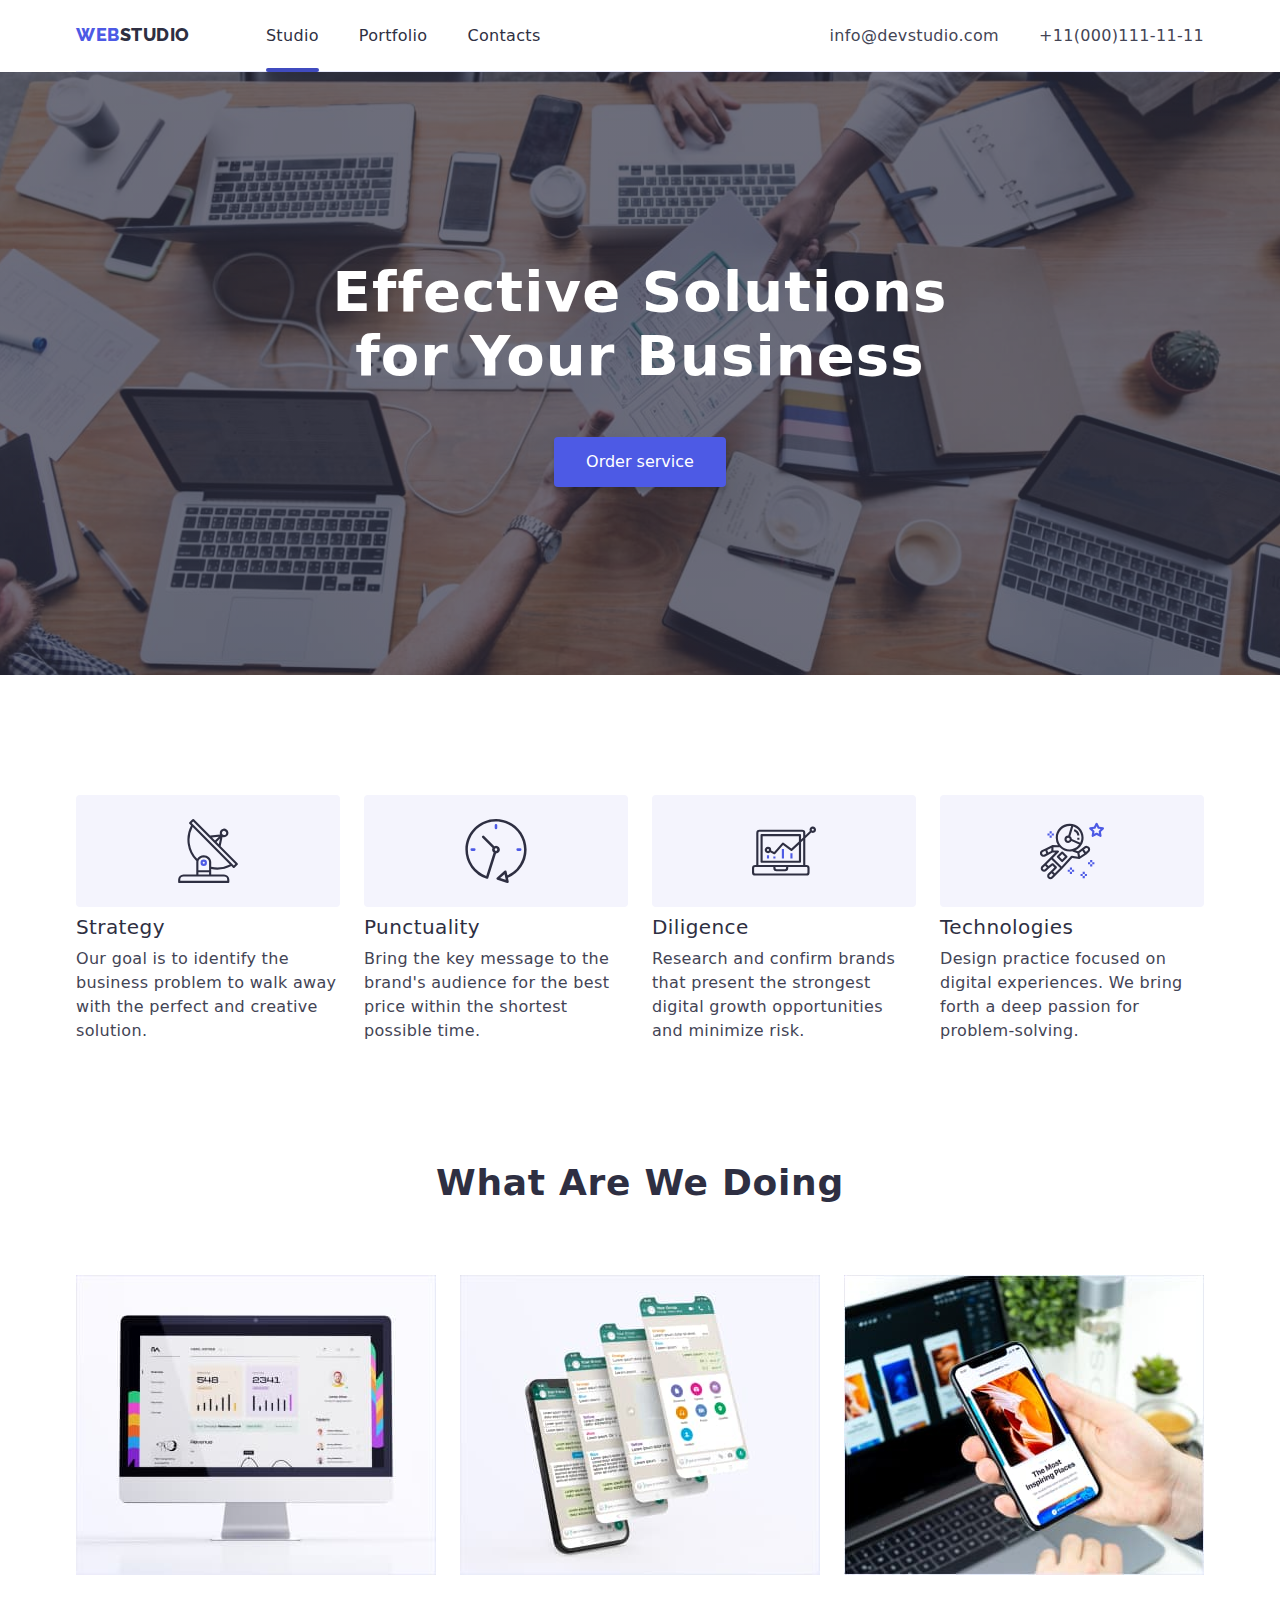
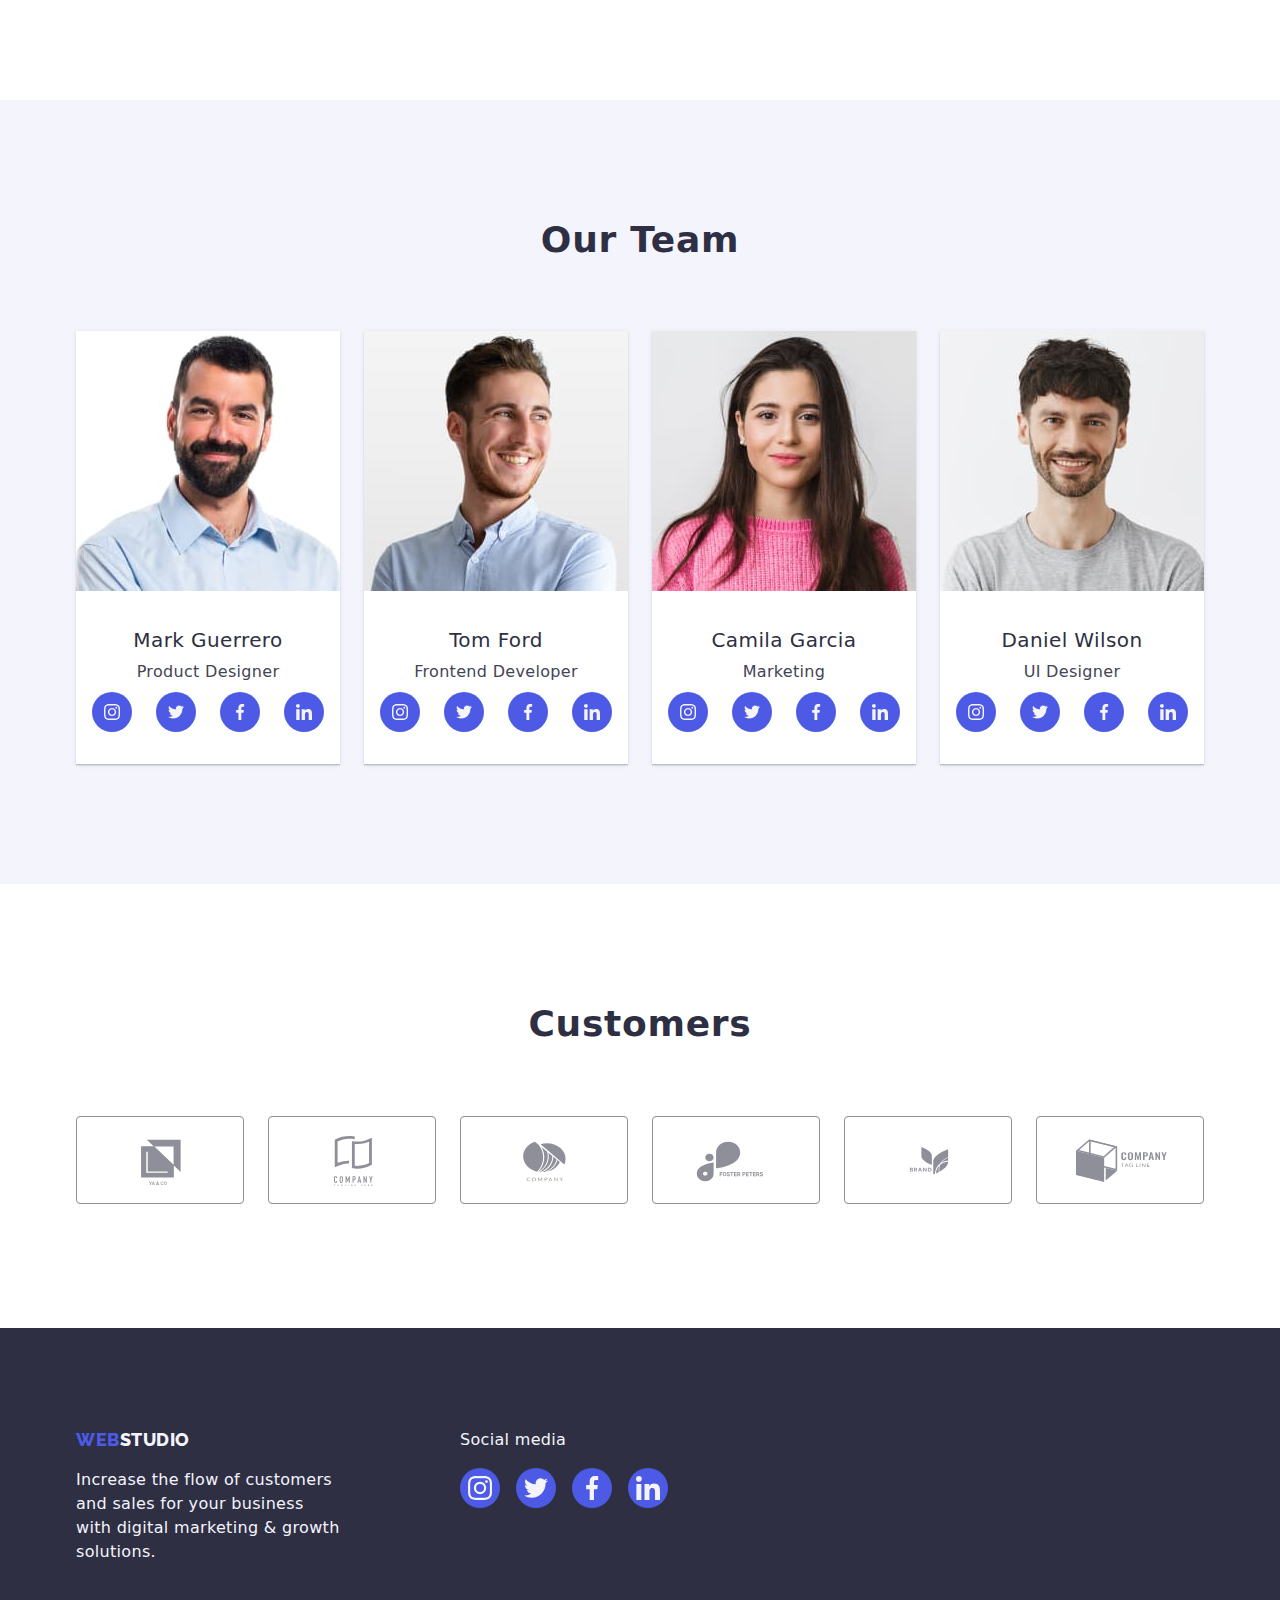
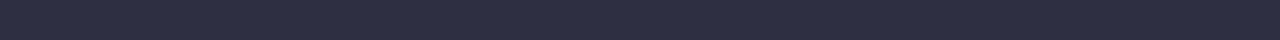
<file: index.html>
<!DOCTYPE html>
<html lang="en">
  <head>
    <meta charset="UTF-8" />
    <meta name="viewport" content="width=device-width, initial-scale=1.0" />
    <title>webstudio</title>
    <link href="css/styles.css" rel="stylesheet" />
    <link rel="preconnect" href="https://fonts.googleapis.com" />
    <link rel="preconnect" href="https://fonts.gstatic.com" crossorigin />
    <link
      href="https://fonts.googleapis.com/css2?family=Raleway:wght@800&family=Roboto:wght@400;500;700;900&display=swap"
      rel="stylesheet"
    />
    <link
      href="
https://cdn.jsdelivr.net/npm/modern-normalize@2.0.0/modern-normalize.min.css
"
      rel="stylesheet"
    />
  </head>
  <body>
    <header>
      <div class="container">
        <div class="menu-wrapper">
          <nav>
            <a href="#" class="logo-style"
              ><span class="logo-web">WEB</span>STUDIO</a
            >
            <menu class="menu-links">
              <li><a href="./index.html" class="links-style tab-active">Studio</a></li>
              <li>
                <a href="./portfolio.html" class="links-style">Portfolio</a>
              </li>
              <li><a href="#" class="links-style">Contacts</a></li>
            </menu>
          </nav>
          <ul class="list-links-contact">
            <li>
              <a href="mailto:info@devstudio.com" class="links-contact"
                >info@devstudio.com</a
              >
            </li>
            <li>
              <a href="tel:+11(000)111-11-11" class="links-contact"
                >+11(000)111-11-11</a
              >
            </li>
          </ul>
        </div>
      </div>
    </header>

    <main>
      <section class="section section-main-heading">
        <div class="container">
          <h1 class="main-heading">
            Effective Solutions <br />
            for Your Business
          </h1>
          <button class="order-service" type="button" data-modal-open>Order service</button>
        </div>
        <div class="modal is-hidden" data-modal>
      <div class="modal-box">
        <button type="button" class="close-button" data-modal-close>
          <svg width="8px" height="8px">
            <use href="./images/icons.svg#icon-close-black-18dp-2-1"></use>
          </svg>
        </button>
      </div>
    </div>
      </section>

      <section class="section-main-pillars section-main-pillars">
        <div class="container">
          <ul class="main-pillars-list">
            <li>
              <div class="pillar-icon-wrapper">
                <svg width="64px" height="64px"> <use href="./images/icons.svg#icon-antenna-1"> </use> </svg>
              </div>
              <h3 class="main-pillars">Strategy</h3>
              <p class="description">
                Our goal is to identify the business problem to walk away with
                the perfect and creative solution.
              </p>
            </li>

            <li>
              <div class="pillar-icon-wrapper">
                <svg width="64px" height="64px"> <use href="./images/icons.svg#icon-clock-1"> </use> </svg>
              </div>
              <h3 class="main-pillars">Punctuality</h3>
              <p class="description">
                Bring the key message to the brand's audience for the best price
                within the shortest possible time.
              </p>
            </li>
            <li>
              <div class="pillar-icon-wrapper">
                <svg width="64px" height="64px"> <use href="./images/icons.svg#icon-diagram-1"> </use> </svg>
              </div>
              <h3 class="main-pillars">Diligence</h3>
              <p class="description">
                Research and confirm brands that present the strongest digital
                growth opportunities and minimize risk.
              </p>
            </li>
            <li>
              <div class="pillar-icon-wrapper">
                <svg width="64px" height="64px"> <use href="./images/icons.svg#icon-astronaut-1"> </use> </svg>
              </div>
              <h3 class="main-pillars">Technologies</h3>
              <p class="description">
                Design practice focused on digital experiences. We bring forth a
                deep passion for problem-solving.
              </p>
            </li>
          </ul>
        </div>
      </section>

      <section class="section section-solutions">
        <div class="container">
          <h2 class="header-two">What are we doing</h2>

          <ul class="solutions-list">
            <li>
              <img
                src="images/screen.jpg"
                alt="Picture of screen"
                width="360"
                height="300"
              />
            </li>
            <li>
              <img
                src="images/phone.jpg"
                alt="Picture of phone"
                width="360"
                height="300"
              />
            </li>
            <li>
              <img
                src="images/laptop-phone.jpg"
                alt="Picture of laptop and phone"
                width="360"
                height="300"
              />
            </li>
          </ul>
        </div>
      </section>

      <section class="section section-team">
        <div class="container">
          <h2 class="header-two">Our team</h2>
          <ul class="team-list">
            <li>
              <figure class="team-style">
                <img
                  src="images/mark-guerrero.jpg"
                  alt="A man with short black hair and beard"
                  width="264"
                  height="260"
                />
                <figcaption class="team-descrip-wrapper">
                  <h4 class="team-names">Mark Guerrero</h4>
                  <p class="team-position">Product Designer</p>
                     <ul class="sm-list-team">
            <li>
              <div class="team-icon-wrapper">
             <a href="#"><svg class="team-icon" width="16px" height="16px"> <use href="./images/icons.svg#icon-instagram-2"> </use> </svg></a>
            </div>
            </li>
            <li> 
              <div class="team-icon-wrapper"><a href="#"><svg class="team-icon" width="16px" height="16px"> <use href="./images/icons.svg#icon-twitter-1"> </use> </svg></a>
              </div>
            </li>
            <li>
              <div class="team-icon-wrapper"><a href="#"><svg class="team-icon" width="16px" height="16px"> <use href="./images/icons.svg#icon-facebook-1"> </use> </svg></a></div></li>
            <li>
              <div class="team-icon-wrapper"><a href="#"><svg class="team-icon" width="16px" height="16px"> <use href="./images/icons.svg#icon-linkedin-1"> </use> </svg></a></div></li>
          </ul>
                </figcaption>
              </figure>
            </li>
            <li>
              <figure class="team-style">
                <img
                  src="images/tom-ford.jpg"
                  alt="A man with brown hair and grin"
                  width="264"
                  height="260"
                />
                <figcaption class="team-descrip-wrapper">
                  <h4 class="team-names">Tom Ford</h4>
                  <p class="team-position">Frontend Developer</p>
                    <ul class="sm-list-team">
            <li>
              <div class="team-icon-wrapper">
             <a href="#"><svg class="team-icon" width="16px" height="16px"> <use href="./images/icons.svg#icon-instagram-2"> </use> </svg></a>
            </div>
            </li>
            <li> 
              <div class="team-icon-wrapper"><a href="#"><svg class="team-icon" width="16px" height="16px"> <use href="./images/icons.svg#icon-twitter-1"> </use> </svg></a>
              </div>
            </li>
            <li>
              <div class="team-icon-wrapper"><a href="#"><svg class="team-icon" width="16px" height="16px"> <use href="./images/icons.svg#icon-facebook-1"> </use> </svg></a></div></li>
            <li>
              <div class="team-icon-wrapper"><a href="#"><svg class="team-icon" width="16px" height="16px"> <use href="./images/icons.svg#icon-linkedin-1"> </use> </svg></a></div></li>
          </ul>
                </figcaption>
              </figure>
            </li>
            <li>
              <figure class="team-style">
                <img
                  src="images/camila-garcia.jpg"
                  alt="A woman with long dark hair and wearing a pink sweater"
                  width="264"
                  height="260"
                />
                <figcaption class="team-descrip-wrapper">
                  <h4 class="team-names">Camila Garcia</h4>
                  <p class="team-position">Marketing</p>
                     <ul class="sm-list-team">
            <li>
              <div class="team-icon-wrapper">
             <a href="#"><svg class="team-icon" width="16px" height="16px"> <use href="./images/icons.svg#icon-instagram-2"> </use> </svg></a>
            </div>
            </li>
            <li> 
              <div class="team-icon-wrapper"><a href="#"><svg class="team-icon" width="16px" height="16px"> <use href="./images/icons.svg#icon-twitter-1"> </use> </svg></a>
              </div>
            </li>
            <li>
              <div class="team-icon-wrapper"><a href="#"><svg class="team-icon" width="16px" height="16px"> <use href="./images/icons.svg#icon-facebook-1"> </use> </svg></a></div></li>
            <li>
              <div class="team-icon-wrapper"><a href="#"><svg class="team-icon" width="16px" height="16px"> <use href="./images/icons.svg#icon-linkedin-1"> </use> </svg></a></div></li>
          </ul>
                </figcaption>
              </figure>
            </li>
            <li>
              <figure class="team-style">
                <img
                  src="images/daniel-wilson.jpg"
                  alt="Smiling man in a gray tshirt"
                  width="264"
                  height="260"
                />
                <figcaption class="team-descrip-wrapper">
                  <h4 class="team-names">Daniel Wilson</h4>
                  <p class="team-position">UI Designer</p>
                  <ul class="sm-list-team">
            <li>
              <div class="team-icon-wrapper">
             <a href="#"><svg class="team-icon" width="16px" height="16px"> <use href="./images/icons.svg#icon-instagram-2"> </use> </svg></a>
            </div>
            </li>
            <li> 
              <div class="team-icon-wrapper"><a href="#"><svg class="team-icon" width="16px" height="16px"> <use href="./images/icons.svg#icon-twitter-1"> </use> </svg></a>
              </div>
            </li>
            <li>
              <div class="team-icon-wrapper"><a href="#"><svg class="team-icon" width="16px" height="16px"> <use href="./images/icons.svg#icon-facebook-1"> </use> </svg></a></div></li>
            <li>
              <div class="team-icon-wrapper"><a href="#"><svg class="team-icon" width="16px" height="16px"> <use href="./images/icons.svg#icon-linkedin-1"> </use> </svg></a></div></li>
          </ul>
                </figcaption>
              </figure>
            </li>
          </ul>
        </div>
      </section>
       <section class="section customers-section">
        <div class="container">
          <h2 class="header-two">Customers</h2>
          <ul class="customers-list">
            <li><a href="#" class="customers-icon-link"><svg class="customers-icon" width="168px" height="88px" ><use href="./images/icons.svg#icon-Logo-1"></use></svg></a></li>
            <li><a href="#" class="customers-icon-link"> <svg class="customers-icon" width="168px" height="88px" > <use href="./images/icons.svg#icon-Logo-2"> </use> </svg></a></li>
            <li><a href="#" class="customers-icon-link"><svg class="customers-icon" width="168px" height="88px" > <use href="./images/icons.svg#icon-Logo-3"> </use> </svg></a></li>
            <li><a href="#" class="customers-icon-link"><svg class="customers-icon" width="168px" height="88px" > <use href="./images/icons.svg#icon-Logo-4"> </use> </svg></a></li>
            <li><a href="#" class="customers-icon-link"><svg class="customers-icon" width="168px" height="88px" > <use href="./images/icons.svg#icon-Logo-5"> </use> </svg></a></li>
           <li><a href="#" class="customers-icon-link"><svg class="customers-icon" width="168px" height="88px" > <use href="./images/icons.svg#icon-Logo-6"> </use> </svg></a></li>
              </ul>
    </main>

    <footer class="footer-style">
      <div class="container footer-wrapper">
        <div class="logo-wrapper-footer">
          <a href="#" class="logo-footer"
            ><span class="logo-web">WEB</span>STUDIO</a
          >
          <p class="footer-text">
            Increase the flow of customers and sales for your business with
            digital marketing & growth solutions.
          </p>
        </div>
        <div class="sm-wrapper">
          <h4 class="sm-text">Social media</h4>
          <ul class="sm-list">
            <li ><div class="footer-sm-wrapper"><a href="#"><svg class="sm-icon" width="40px" height="40px"> <use href="./images/icons.svg#icon-instagram-2-1"> </use> </svg></a></div>
            </li>
            <li ><div class="footer-sm-wrapper"><a href="#"><svg class="sm-icon" width="40px" height="40px"> <use href="./images/icons.svg#icon-twitter-1-1"> </use> </svg></a></div></li>
            <li ><div class="footer-sm-wrapper"><a href="#"><svg class="sm-icon" width="40px" height="40px"> <use href="./images/icons.svg#icon-facebook-1-1"> </use> </svg></a></div></li>
            <li ><div class="footer-sm-wrapper"><a href="#"><svg class="sm-icon" width="40px" height="40px"> <use href="./images/icons.svg#icon-linkedin-1-1"> </use> </svg></a></div></li>
          </ul>
        </div>
      </div>
    </footer>
     <script src="./js/modal.js"></script>
  </body>
</html>
</file>
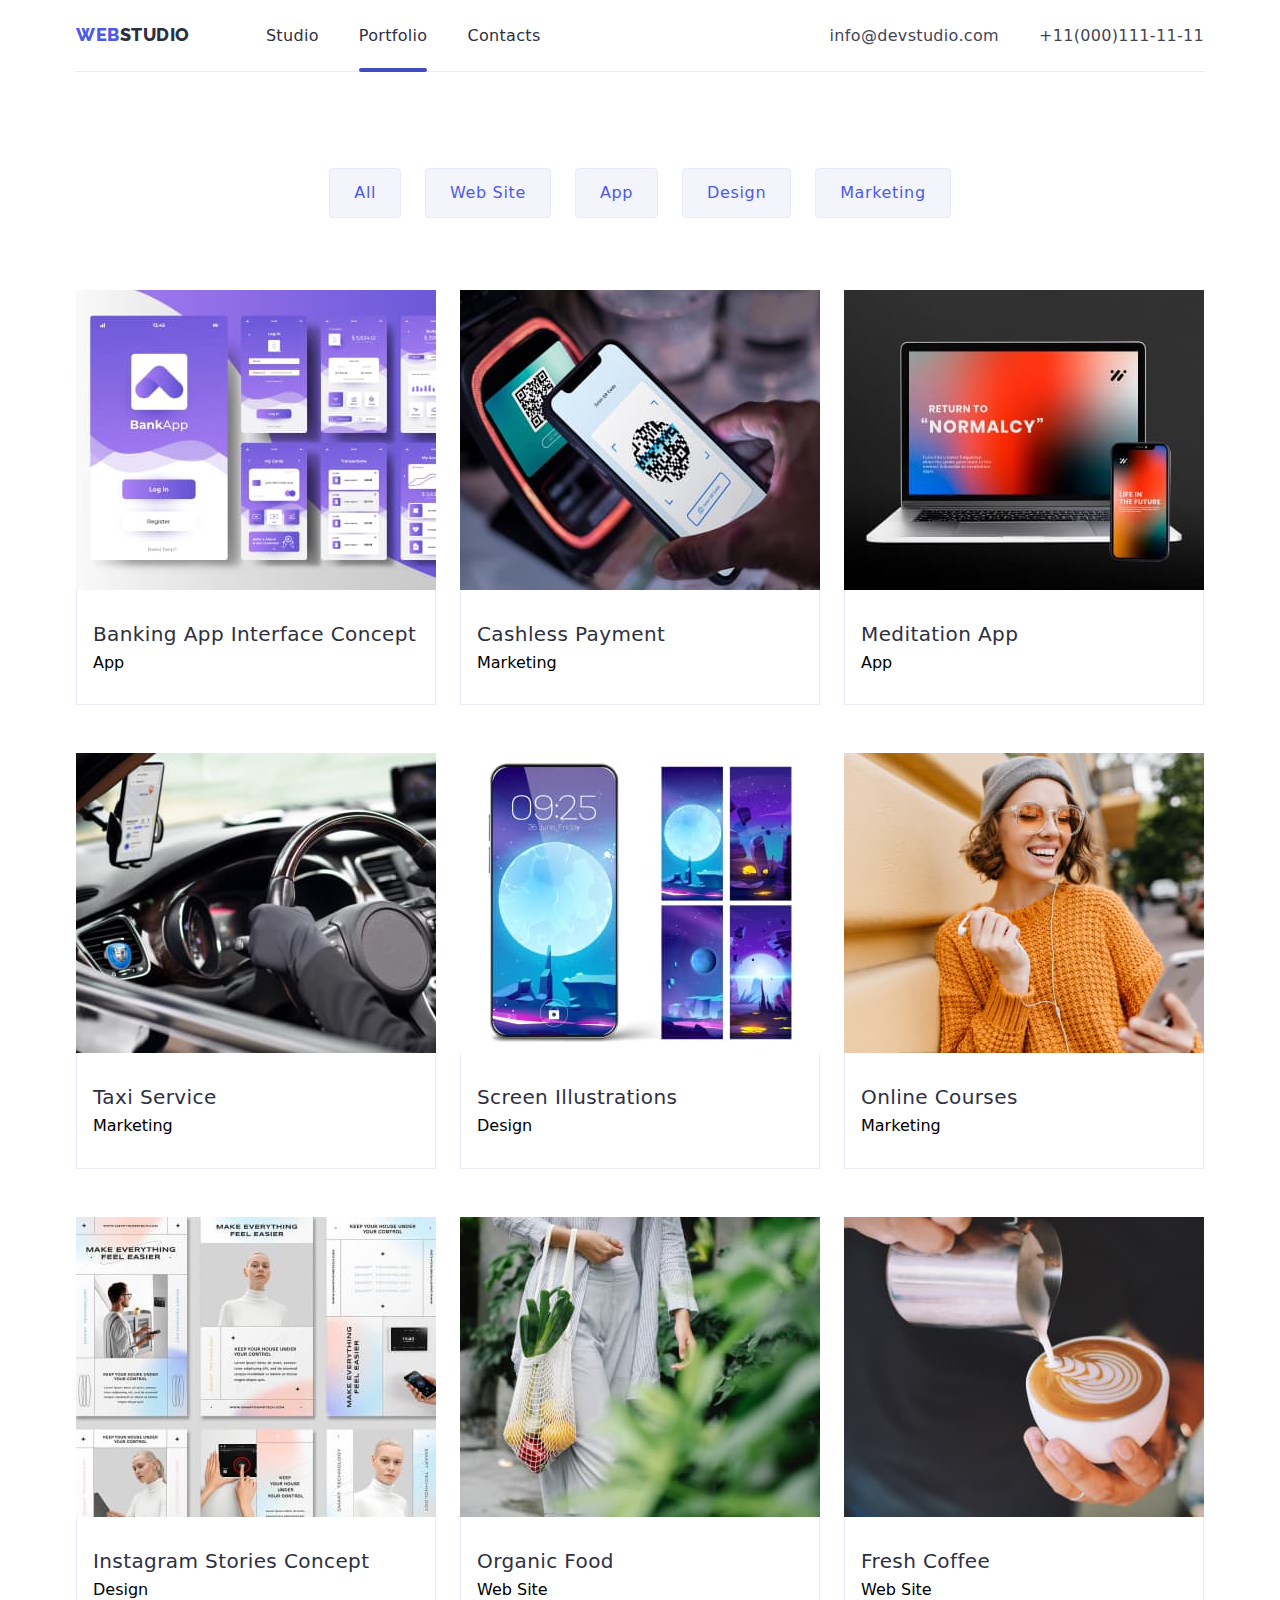
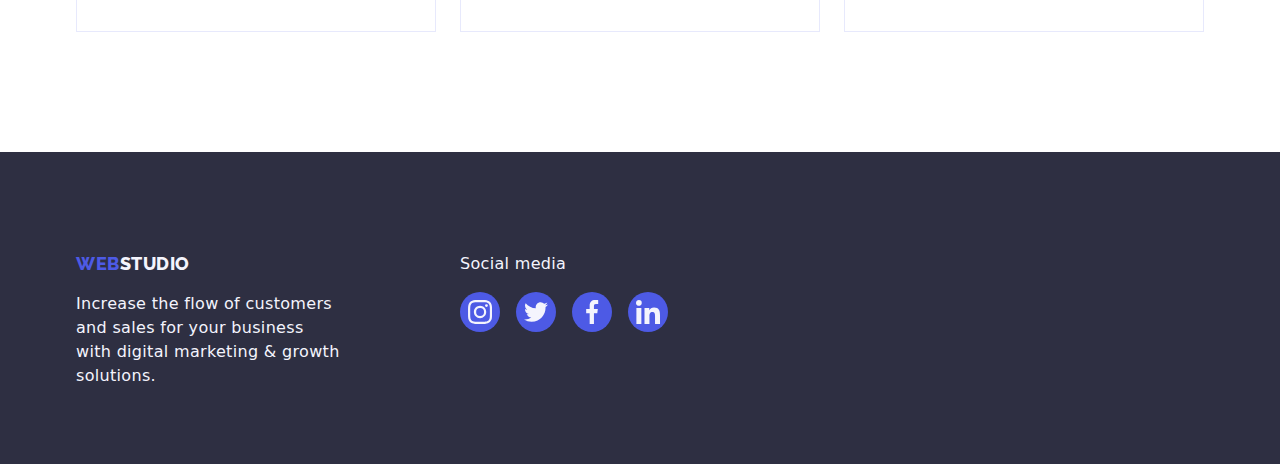
<file: portfolio.html>
<!DOCTYPE html>
<html lang="en">
  <head>
    <meta charset="UTF-8" />
    <meta name="viewport" content="width=device-width, initial-scale=1.0" />
    <title>Portfolio</title>
    <link href="css/styles.css" rel="stylesheet" />
    <link rel="preconnect" href="https://fonts.googleapis.com" />
    <link rel="preconnect" href="https://fonts.gstatic.com" crossorigin />
    <link
      href="https://fonts.googleapis.com/css2?family=Raleway:wght@800&family=Roboto:wght@400;500;700;900&display=swap"
      rel="stylesheet"
    />
    <link
      href="
https://cdn.jsdelivr.net/npm/modern-normalize@2.0.0/modern-normalize.min.css
"
      rel="stylesheet"
    />
  </head>
  <body>
    
    <header>
      <div class="container">
       <div class="menu-wrapper">
      <nav>
        <a href="#" class="logo-style"><span class="logo-web">WEB</span>STUDIO</a>
        <menu class="menu-links">
          <li><a href="./index.html" class="links-style">Studio</a></li>
          <li><a href="./portfolio.html" class="links-style tab-active">Portfolio</a></li>
          <li><a href="#" class="links-style">Contacts</a></li>
        </menu>
      </nav>
      <ul class="list-links-contact">
        <li><a href="mailto:info@devstudio.com" class="links-contact">info@devstudio.com</a></li>
        <li><a href="tel:+11(000)111-11-11" class="links-contact">+11(000)111-11-11</a></li>
      </ul>
      </div>
      </div>
    </header>
    

 
    <main>
      
      <section>
        <div class="container">
        <ul class="filters-list">
          <li><button class="filter-button" type="button">All</button></li>
          <li><button class="filter-button" type="button">Web Site</button></li>
          <li><button class="filter-button" type="button">App</button></li>
          <li><button class="filter-button" type="button">Design</button></li>
          <li>
            <button class="filter-button" type="button">Marketing</button>
          </li>
        </ul>
        </div>
      </section>
      
      <section>
       <div class="container">
        <ul class="projects-list">
          <li>
            <figure class="projects-list-element">
               <div class="project-box">
                <div class="overlay">
                  <div class="overlay-text-wrapper">
                  <p class="overlay-text">14 Stylish and User-Friendly App Design Concepts · Task Manager App · Calorie Tracker App · Exotic Fruit Ecommerce App · Cloud Storage App</p>
                </div>
                </div>
                <img
                src="images/app-interface.jpg"
                alt="screenshots from bank app"
                width="360"
                height="300"
              />
            </div>
              <figcaption class="project-figcaption">
                <p class="project-title">Banking App Interface Concept</p>
                <p class="description-project">App</p>
              </figcaption>
            </figure>
          </li>
          <li>
            <figure class="projects-list-element">
              <div class="project-box"><div class="overlay">
                  <div class="overlay-text-wrapper">
                  <p class="overlay-text">14 Stylish and User-Friendly App Design Concepts · Task Manager App · Calorie Tracker App · Exotic Fruit Ecommerce App · Cloud Storage App</p>
                </div>
                </div>
                <img
                src="images/cashless-payment.jpg"
                alt="cashless payment by phone"
                width="360"
                height="300"
              /></div>
              <figcaption class="project-figcaption">
                <p class="project-title">Cashless Payment</p>
                <p class="description-project">Marketing</p>
              </figcaption>
            </figure>
          </li>
          <li>
            <figure class="projects-list-element">
            <div class="project-box">  <div class="overlay">
                  <div class="overlay-text-wrapper">
                  <p class="overlay-text">14 Stylish and User-Friendly App Design Concepts · Task Manager App · Calorie Tracker App · Exotic Fruit Ecommerce App · Cloud Storage App</p>
                </div>
                </div>
                <img
                src="images/meditation-app.jpg"
                alt="meditation app shown on the phone and laptop"
                width="360"
                height="300"
              /></div>
              <figcaption class="project-figcaption">
                <p class="project-title">Meditation App</p>
                <p class="description-project">App</p>
              </figcaption>
            </figure>
          </li>
          <li>
            <figure class="projects-list-element">
           <div class="project-box">   <div class="overlay">
                  <div class="overlay-text-wrapper">
                  <p class="overlay-text">14 Stylish and User-Friendly App Design Concepts · Task Manager App · Calorie Tracker App · Exotic Fruit Ecommerce App · Cloud Storage App</p>
                </div>
                </div>
              <img
                src="images/taxi-service.jpg"
                alt="phone inside the vehicle"
                width="360"
                height="300"
              />
              </div>
              <figcaption class="project-figcaption">
                <p class="project-title">Taxi Service</p>
                <p class="description-project">Marketing</p>
              </figcaption>
            </figure>
          </li>

          <li>
            <figure class="projects-list-element">
             <div class="project-box"><div class="overlay">
                  <div class="overlay-text-wrapper">
                  <p class="overlay-text">14 Stylish and User-Friendly App Design Concepts · Task Manager App · Calorie Tracker App · Exotic Fruit Ecommerce App · Cloud Storage App</p>
                </div>
                </div>
                 <img
                src="images/screen-illustration.jpg"
                alt="four examples of the screen illustrations for the phone"
                width="360"
                height="300"
              />
              </div>
              <figcaption class="project-figcaption">
                <p class="project-title">Screen Illustrations</p>
                <p class="description-project">Design</p>
              </figcaption>
            </figure>
          </li>
          <li>
            <figure class="projects-list-element">
             <div class="project-box"><div class="overlay">
                  <div class="overlay-text-wrapper">
                  <p class="overlay-text">14 Stylish and User-Friendly App Design Concepts · Task Manager App · Calorie Tracker App · Exotic Fruit Ecommerce App · Cloud Storage App</p>
                </div>
                </div>
                 <img
                src="images/online-courses.jpg"
                alt="girl wearing an orange sweater with sunglasses and earphones"
                width="360"
                height="300"
              />
              </div>
              <figcaption class="project-figcaption">
                <p class="project-title">Online Courses</p>
                <p class="description-project">Marketing</p>
              </figcaption>
            </figure>
          </li>
          <li>
            <figure class="projects-list-element">
              <div class="project-box"><div class="overlay">
                  <div class="overlay-text-wrapper">
                  <p class="overlay-text">14 Stylish and User-Friendly App Design Concepts · Task Manager App · Calorie Tracker App · Exotic Fruit Ecommerce App · Cloud Storage App</p>
                </div>
                </div>
              <img
                src="images/insta-stories.jpg"
                alt="examples of templates for instagram stories"
                width="360"
                height="300"
              />
              </div>
              <figcaption class="project-figcaption">
                <p class="project-title">Instagram Stories Concept</p>
                <p class="description-project">Design</p>
              </figcaption>
            </figure>
          </li>
          <li>
            <figure class="projects-list-element">
             <div class="project-box"><div class="overlay">
                  <div class="overlay-text-wrapper">
                  <p class="overlay-text">14 Stylish and User-Friendly App Design Concepts · Task Manager App · Calorie Tracker App · Exotic Fruit Ecommerce App · Cloud Storage App</p>
                </div>
                </div>
                <img
                src="images/food.jpg"
                alt="a woman carrying a reusable bag with vegetables and fruits"
                width="360"
                height="300"
              />
              </div>
              <figcaption class="project-figcaption">
                <p class="project-title">Organic Food</p>
                <p class="description-project">Web Site</p>
              </figcaption>
            </figure>
          </li>
          <li>
            <figure class="projects-list-element">
             <div class="project-box"><div class="overlay">
                  <div class="overlay-text-wrapper">
                  <p class="overlay-text">14 Stylish and User-Friendly App Design Concepts · Task Manager App · Calorie Tracker App · Exotic Fruit Ecommerce App · Cloud Storage App</p>
                </div>
                </div>
                 <img
                src="images/coffee.jpg"
                alt="a man making a latte art"
                width="360"
                height="300"
              />
              </div>
              <figcaption class="project-figcaption">
                <p class="project-title">Fresh Coffee</p>
                <p class="description-project">Web Site</p>
              </figcaption>
            </figure>
          </li>
        </ul>
        </div>
      </section>
      
    </main>
   

 <footer class="footer-style">
      <div class="container footer-wrapper">
        <div class="logo-wrapper-footer">
          <a href="#" class="logo-footer"
            ><span class="logo-web">WEB</span>STUDIO</a
          >
          <p class="footer-text">
            Increase the flow of customers and sales for your business with
            digital marketing & growth solutions.
          </p>
        </div>
        <div class="sm-wrapper">
          <h4 class="sm-text">Social media</h4>
          <ul class="sm-list">
            <li ><div class="footer-sm-wrapper"><a href="#"><svg class="sm-icon" width="40px" height="40px"> <use href="./images/icons.svg#icon-instagram-2-1"> </use> </svg></a></div>
            </li>
            <li ><div class="footer-sm-wrapper"><a href="#"><svg class="sm-icon" width="40px" height="40px"> <use href="./images/icons.svg#icon-twitter-1-1"> </use> </svg></a></div></li>
            <li ><div class="footer-sm-wrapper"><a href="#"><svg class="sm-icon" width="40px" height="40px"> <use href="./images/icons.svg#icon-facebook-1-1"> </use> </svg></a></div></li>
            <li ><div class="footer-sm-wrapper"><a href="#"><svg class="sm-icon" width="40px" height="40px"> <use href="./images/icons.svg#icon-linkedin-1-1"> </use> </svg></a></div></li>
          </ul>
        </div>
      </div>
    </footer>

  </body>
</html>
</file>
<file: css/styles.css>
body {
    font-family: var(--font-text);
}
:root {
    --background-color-heading: rgba(46, 47, 66, 1);
    --background-color-footer: rgba(46, 47, 66, 1);
    --background-color-header: rgba(255, 255, 255, 1);
    --background-color-ourteam: rgba(244, 244, 253, 1);
    --border-color: rgba(231, 233, 252, 1);
    --font-text: 'Roboto', sans-serif;
    --font-logo: 'Raleway', serif;
    --color-logo: rgba(77, 90, 229, 1);
    --color-headings: rgba(46, 47, 66, 1);
    --color-text: rgba(67, 68, 85, 1);
    --color-h1: rgba(255, 255, 255, 1);
    --color-footer: rgba(244, 244, 253, 1);
    --color-overlay-text: rgba(244, 244, 253, 1);
    --background-color-overlay : rgba(77, 90, 229, 1);
    --transition-time: 250ms;
    --timing-function: cubic-bezier(0.4, 0, 0.2, 1);
    --active-color: rgba(64, 75, 191, 1);
}

* {
    margin: 0;
    padding: 0;
    box-sizing: border-box;
}

.section {
    padding-top: 120px;
    padding-bottom: 120px;

}

.container {
    max-width: 1158px;
    margin: 0 auto;
    padding: 0 15px;
}


 /*Style dla headera*/

.menu-wrapper {
    min-height: 72px;
}

.logo-style {
    font-family: var(--font-logo);
    font-size: 18px;
    font-style: normal;
    font-weight: 800;
    line-height: 1.16;
    letter-spacing: 0.54px;
    text-transform: uppercase;
    text-decoration: none;
    color:var(--color-headings);
    }

.logo-web{
    color: var(--color-logo);
}
.menu-links{
    list-style-type: none; 
}
.menu-links .links-style {
        font-size: 16px;
        font-weight: 500;
        line-height: 1.5;
        letter-spacing: 0.32px;
        color: var(--color-headings);
        text-decoration: none;
        transition-property: color;
        transition-duration: 250ms;
        transition-timing-function: cubic-bezier(0.4, 0, 0.2, 1);
        
    }

.menu-links .links-style:hover, .menu-links .links-style:focus {
    color: var(--active-color);

}
.menu-links .links-style:active {
    color: var(--active-color);
}
.tab-active {
    position: relative;
    display: flex;
    color: var(--active-color);
}

.tab-active::after {
    content: "";
    position: absolute;
    background: var(--active-color);
    width: 100%;
    height: 4px;
    top: 44px;
    border-radius: 2px;
}
.list-links-contact{
        list-style-type: none;
}
.links-contact {
        font-size: 16px;
        line-height: 1.5;
        letter-spacing: 0.32px;
        text-decoration: none;
        color: var(--color-text);
        transition-property: color;
        transition-duration: 250ms;
        transition-timing-function: cubic-bezier(0.4, 0, 0.2, 1);
        }
.list-links-contact .links-contact:hover,.list-links-contact .links-contact:focus {
    color: var(--active-color);
}
.list-links-contact .links-contact:active {
    color: var(--active-color);
}

 .menu-wrapper {
     display: flex;
     justify-content: space-between;
     border-bottom: 1px solid rgba(231, 233, 252, 1);
     align-items: center;
 }

 .menu-wrapper>nav {
     display: flex;
     gap: 76px;
     align-items: center;

 }

 .menu-wrapper>nav>menu {
     display: flex;
     gap: 40px
 }

 .menu-wrapper>ul {
     display: flex;
     gap: 40px;
 }

 .menu-wrapper>menu>ul {
     gap: 332px;

 }


/*Style dla zakładki studio*/

.main-heading {
        font-size: 56px;
        font-weight: 700;
        line-height: 10,7 ;
        letter-spacing: 1.12px;
        text-align: center;  
        margin-top: 0px;
        margin-bottom: 0px;
        padding-top: 68px;
        padding-bottom: 48px;
        display: flex;
        justify-content: center;
        align-items: center;
        
}


.section-main-heading {
    color: var(--color-h1);
    background-color: var(--background-color-heading);
    padding-bottom: 188px;
    display: flex;
    justify-content: center;
    align-items: center;
    background-image: linear-gradient(rgba(46, 47, 66, 0.7), rgba(46, 47, 66, 0.7)),
        url(../images/people-office.jpg);
    background-position: center;
    background-size: cover;
    max-width: 1440px;
    margin-inline-end: auto;
    margin-inline-start: auto;
    
    

}

.order-service {
    background-color:rgba(77, 90, 229, 1);
    color: rgba(255, 255, 255, 1);
    border-radius: 4px;
    box-shadow: 0px 4px 4px 0px rgba(0, 0, 0, 0.15);
    cursor: pointer;
    padding: 16px 32px;
    display: flex;
    justify-content: center;
    align-items: center;
    margin: auto;
    border-style: none;
    transition-property: background-color;
    transition-duration: 250ms;
    transition-timing-function: cubic-bezier(0.4, 0, 0.2, 1);
}

.order-service:hover {
    background-color: var(--active-color);
}
.modal {
    position: fixed;
    top: 0;
    left: 0;
    width: 100%;
    height: 100%;
    z-index: 2;
    background-color: rgba(0, 0, 0, 0.2);
    transition: opacity 400ms;
}

.modal-box {
    position: absolute;
    top: 50%;
    left: 50%;
    transform: translate(-50%, -50%);
    width: 408px;
    height: 584px;
    background-color: rgba(252, 252, 252, 1);
    box-shadow: 0px 1px 3px rgba(0, 0, 0, 0.12), 0px 1px 1px rgba(0, 0, 0, 0.14),
        0px 2px 1px rgba(0, 0, 0, 0.2);
    border-radius: 4px;
}

.close-button {
    position: absolute;
    top: 24px;
        right: 24px;
        width: 24px;
        height: 24px;
        background-color: #e7e9fc;
        border: 1px solid rgba(0, 0, 0, 0.1);
        border-radius: 50%;
        padding-bottom: 8px;
        fill: rgba(46, 47, 66, 1);
        transition-property: background-color , fill;
        transition-duration: 250ms;
        transition-timing-function: cubic-bezier(0.4, 0, 0.2, 1);
}
.close-button:hover {
    background-color: var(--active-color);
    fill: rgba(255, 255, 255, 1);
}

.is-hidden {
    opacity: 0;
    pointer-events: none;
    transition: opacity 300ms;
}
.section-main-pillars {
    padding-top: 120px;
}
.main-pillars-list {
    list-style-type: none;
    display: flex;
    gap: 24px;
    margin: 0px;
    padding-left: 0px;
}

.main-pillars {
        font-size: 20px;
        font-weight: 500;
        line-height: 1.2;
        letter-spacing: 0.4px;
        color: var(--color-headings);
        margin-bottom: 8px;
        width: 264px;
        margin-top: 8px;
}

.pillar-icon-wrapper {
        display: flex;
            justify-content: center;
            align-items: center;
            width: 264px;
            height: 112px;
            border-radius: 4px;
            background: rgba(244, 244, 253, 1);
}
.description {
        font-size: 16px;
        line-height: 1.5;
        letter-spacing: 0.32px;
        color:var(--color-text);
        margin-top: 0px;
        width: 264px;
}

.header-two {
    color: var(--color-headings);
        text-align: center;
        font-size: 36px;
        font-weight: 700;
        line-height: 1.11;
        letter-spacing: 0.72px;
        text-transform: capitalize;
        margin-top: 0px;
        margin-bottom: 72px;
}
.solutions-list {
    list-style-type: none;
    display: flex;
    justify-content: space-between;
    gap: 24px;
    padding-inline-start: 0px;
}
.section-team {
    background-color: var(--background-color-ourteam);
}
.team-list {
    list-style-type: none;
    display: flex;
    justify-content: space-between;
    gap: 24px;
background-color: var(--background-color-ourteam);
padding-inline-start: 0px;
margin: 0px;
}

.team-style {
    background-color: var(--background-color-header);
    margin: 0px 0px 0px 0px;
    box-shadow: 0px 2px 1px 0px rgba(46, 47, 66, 0.08), 0px 1px 1px 0px rgba(46, 47, 66, 0.16), 0px 1px 6px 0px rgba(46, 47, 66, 0.08);
    
}

.team-descrip-wrapper  {
    padding-bottom: 32px;
    padding-top: 32px;
}
    
.team-names {
    color: var(--color-headings);
        text-align: center;
        font-size: 20px;
        font-weight: 500;
        line-height: 1.2;
        letter-spacing: 0.4px;
        background-color: var(--background-color-header);
        margin-block-start: 0px;
        margin-block-end: 0px;
        }

.team-position {
        text-align: center;
        font-size: 16px;
        line-height: 1.5;
        letter-spacing: 0.32px;
        color: var(--color-text);
        background-color: var(--background-color-header);
        margin-block-start: 0px;
        margin-block-end: 0px;
        padding-bottom: 8px;
        padding-top: 8px;
}

.sm-list-team {
   list-style-type: none;
        display: flex;
        justify-content: center;
        align-items: center;
        gap: 24px;
}

.team-icon-wrapper {
    background-color: rgba(77, 90, 229, 1);
        border-radius: 50%;
        width: 40px;
        height: 40px;
        transition-property: background-color;
        transition-duration: 250ms;
        transition-timing-function: cubic-bezier(0.4, 0, 0.2, 1);
}

.team-icon {
    margin: 12px;
        width: 16px;
        height: 16px;
}
.team-icon-wrapper:hover {
    background-color: rgba(64, 75, 191, 1);
}
.customers-list {
    list-style-type: none;
        display: flex;
        justify-content: flex-start;
        gap: 24px;
}
.customers-icon {
    fill: #8e8f99;
    width: 168px;
    height: 88px;
    flex-shrink: 0;
    padding: 16px 32px;
    border-radius: 4px;
    border: 1px solid #8e8f99;
    transition-property: background-color;
        transition-duration: 250ms;
        transition-timing-function: cubic-bezier(0.4, 0, 0.2, 1);
}

.customers-icon-link:hover {
    color: rgba(64, 75, 191, 1);
}
.customers-icon:hover {
    fill: currentColor;
    border-color: rgba(64, 75, 191, 1);
}

/*Style dla zakładki portfolio*/

 .filters-list {
    list-style-type: none;
 }
 .filter-button {
     border-radius: 4px;
     border: 1px solid var(--cornflower, #E7E9FC);
     background: var(--cloud, #F4F4FD);
     color: var(--iris, #4D5AE5);
     text-align: center;
     font-size: 16px;
     font-weight: 500;
     line-height: 1.5;
     letter-spacing: 0.64px;
     padding: 12px 24px;
     align-items: center;
    transition-property: background-color , color , border , box-shadow ;
    transition-duration: 250ms;
    transition-timing-function: cubic-bezier(0.4, 0, 0.2, 1);
 }

 .filters-list .filter-button:hover,
 .filters-list .filter-button:focus {
     background-color: rgba(64, 75, 191, 1);
     color: rgba(255, 255, 255, 1);
     box-shadow: 0px 2px 2px 0px rgba(0, 0, 0, 0.12), 0px 2px 1px 0px rgba(0, 0, 0, 0.08), 0px 3px 1px 0px rgba(0, 0, 0, 0.10);
    border: 1px solid rgba(64, 75, 191, 1);
 }

 .projects-list {
    list-style-type: none;
    display: flex;
        flex-wrap: wrap;
        justify-content: center;
        row-gap: 48px;
        column-gap: 24px;
        margin: 0px;
        padding-bottom: 120px;
        padding-left: 0px;
    
 }

 .projects-list-element {
    margin: 0px;
    box-shadow: none;
    transition-property: box-shadow ;
        transition-duration: 250ms;
        transition-timing-function: cubic-bezier(0.4, 0, 0.2, 1);

 }

 .projects-list-element:hover {
box-shadow: 0px 2px 1px 0px rgba(46, 47, 66, 0.08), 0px 1px 1px 0px rgba(46, 47, 66, 0.16), 0px 1px 6px 0px rgba(46, 47, 66, 0.08);

 }
 .project-figcaption {
    border: 1px solid rgba(231, 233, 252, 1);
    background: rgba(255, 255, 255, 1);
    border-top: none;
    padding-left: 16px;
    padding-right: 16px;

 }
 .project-box {
    position: relative;
        width: 360px;
        height: 300px;
        margin: 0 auto;
        background-color: #bdbdbd;
        overflow: hidden;
 }
 .overlay {
     position: absolute;
     top: 0;
     left: 0;
     width: 100%;
     height: 100%;
     background-color: var(--background-color-overlay);
padding: 40px 32px 164px;
     transform: translatey(100%);
     transition: transform 250ms ease-in-out;
 }
 .project-box:hover .overlay {
     transform: translatey(0);}
.projects-list-element:hover .overlay {
    transform: translatey(0);
}
.overlay-text {
    color:var(--color-overlay-text);
    line-height: 1.5;
        letter-spacing: 0.32px;
}

 .project-title { 
        font-size: 20px;
        font-weight: 500;
        line-height: 1.2;
        letter-spacing: 0.4px;
        color: var(--color-headings);
        padding-top: 32px;
        margin-top: 0px;
        margin-bottom: 8px;
        

 }
 .description-project {
    margin-bottom: 32px;
 }

.filters-list {
        color: var(--iris, #4D5AE5);
        text-align: center;
        font-size: 16px;
        font-weight: 500;
        line-height: 1,5;
        letter-spacing: 0.64px;
        display: flex;
        flex-direction: row;
        justify-content: center;
        gap:24px;
        padding-top: 96px;
        padding-bottom: 72px;
        margin: 0px;
        padding-inline-start: 0px;
}



 

/*Style dla stopki*/

.footer-style {
    background-color: var(--background-color-footer);
    min-height: 312px;

}

.footer-text {
    color: var(--color-footer);
    font-size: 16px;
    line-height: 1.5;
    letter-spacing: 0.32px;
    margin-bottom: 0px;

}

.sm-text {
    color: var(--color-footer);
    font-size: 16px;
    line-height: 1.5;
    letter-spacing: 0.32px;
    margin-bottom: 0px;
    font-weight: 500;
}

.logo-footer {
    font-family: var(--font-logo);
    font-size: 18px;
    font-style: normal;
    font-weight: 800;
    line-height: 1.16;
    letter-spacing: 0.54px;
    text-transform: uppercase;
    text-decoration: none;
    color: var(--color-footer)
}

.logo-wrapper-footer {
    max-width: 264px;

}



.footer-wrapper {
    display: flex;
    justify-content: flex-start;
    
 
}

.logo-wrapper-footer>a {
    display: flex;
        justify-content: flex-start;
        align-items: center;
        padding-top: 101.5px;
        padding-bottom: 17.5px;
    
}
.footer-wrapper>p {
    display: flex;
    flex-direction: column;
    justify-content: flex-start;
    align-items: flex-start;
    flex-wrap: wrap;
    padding-bottom: 100px;
   padding-right: 864px;
   

}

.sm-wrapper {
    max-width: 264px;
    margin-left: 120px;
    margin-top: 100px;
}

.sm-list {
    list-style-type: none;
    display: flex;
    justify-content: flex-start;
    gap: 16px;
    padding-top: 16px;
}

.footer-sm-wrapper {
    background-color: rgba(77, 90, 229, 1);
        border-radius: 50%;
        width: 40px;
        height: 40px;
        transition-property: background-color ;
        transition-duration: 250ms ;
        transition-timing-function: cubic-bezier(0.4, 0, 0.2, 1);
}

.sm-icon {
    margin: 8px;
    width: 24px;
    height: 24px;
}

.footer-sm-wrapper:hover {
   background-color:  rgba(49, 208, 170, 1);
}
</file>
